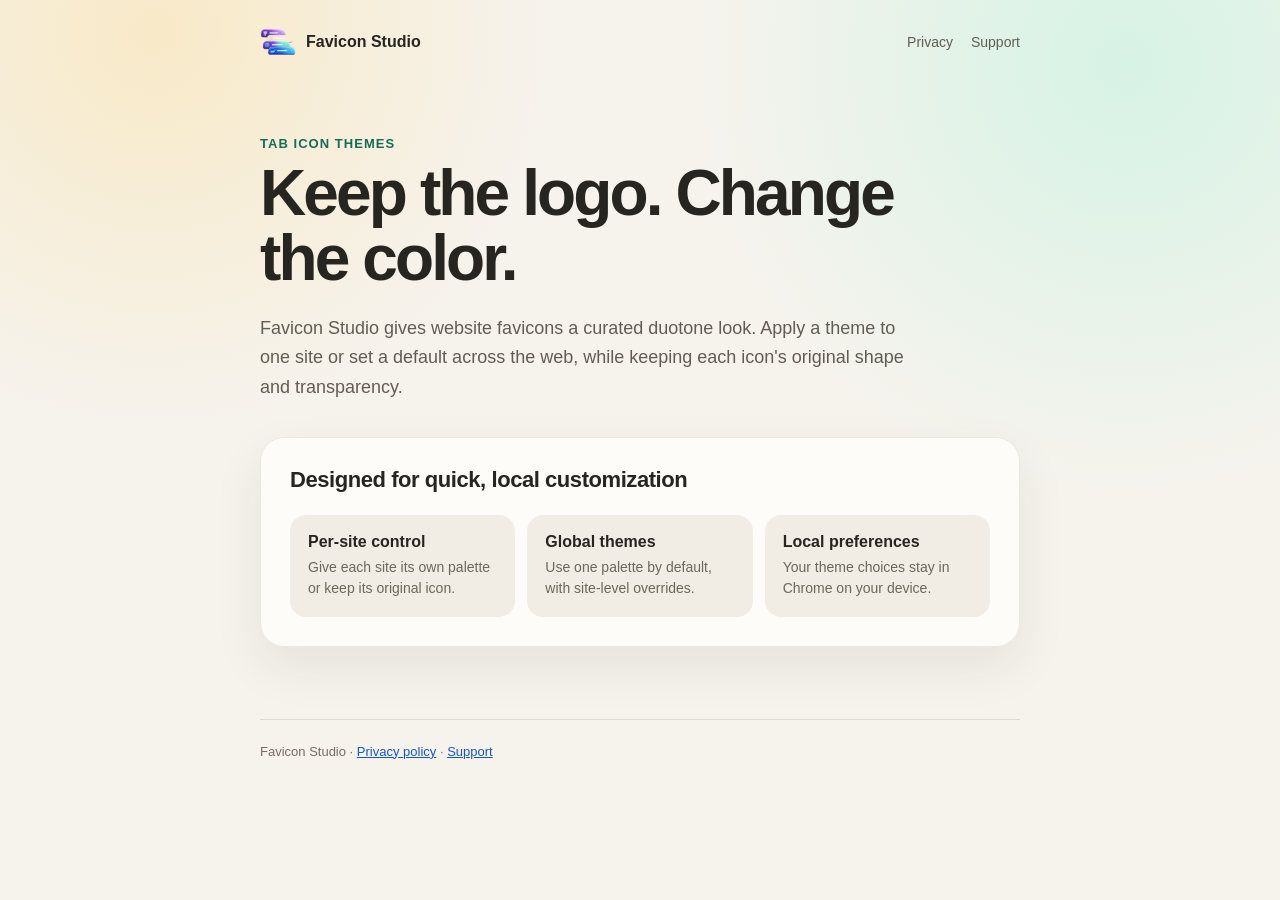
<file: index.html>
<!doctype html>
<html lang="en">
<head>
  <meta charset="utf-8">
  <meta name="viewport" content="width=device-width, initial-scale=1">
  <meta name="description" content="Favicon Studio applies curated duotone color themes to website tab icons.">
  <title>Favicon Studio — Tab Icon Themes</title>
  <link rel="icon" href="assets/icon-48.png" type="image/png">
  <link rel="stylesheet" href="site.css">
</head>
<body>
  <div class="shell">
    <nav aria-label="Primary navigation">
      <a class="brand" href="index.html"><img src="assets/icon-48.png" alt="">Favicon Studio</a>
      <div class="nav-links"><a href="privacy.html">Privacy</a><a href="support.html">Support</a></div>
    </nav>
    <main>
      <p class="eyebrow">Tab icon themes</p>
      <h1>Keep the logo. Change the color.</h1>
      <p class="lede">Favicon Studio gives website favicons a curated duotone look. Apply a theme to one site or set a default across the web, while keeping each icon's original shape and transparency.</p>
      <section class="card" aria-labelledby="features-title">
        <h2 id="features-title">Designed for quick, local customization</h2>
        <div class="card-grid">
          <div class="feature"><strong>Per-site control</strong><span>Give each site its own palette or keep its original icon.</span></div>
          <div class="feature"><strong>Global themes</strong><span>Use one palette by default, with site-level overrides.</span></div>
          <div class="feature"><strong>Local preferences</strong><span>Your theme choices stay in Chrome on your device.</span></div>
        </div>
      </section>
    </main>
    <footer>Favicon Studio · <a href="privacy.html">Privacy policy</a> · <a href="support.html">Support</a></footer>
  </div>
</body>
</html>
</file>
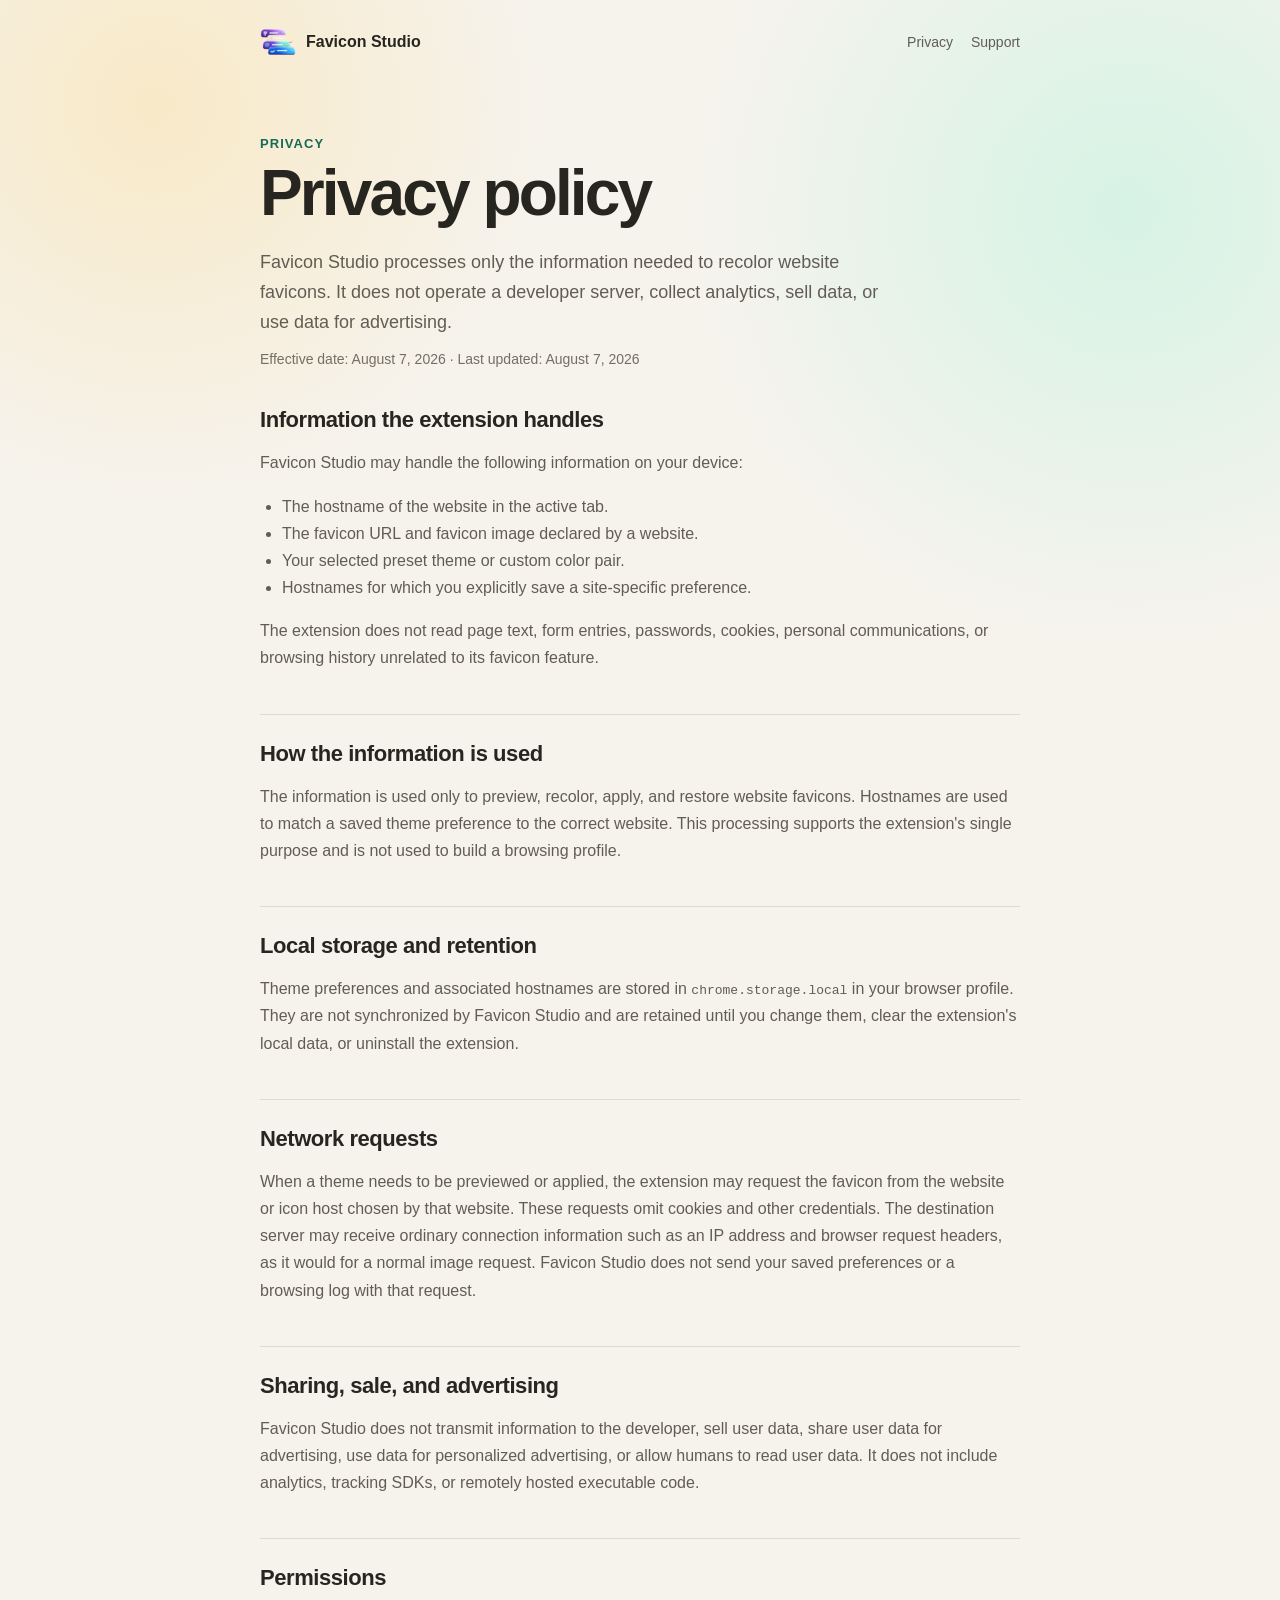
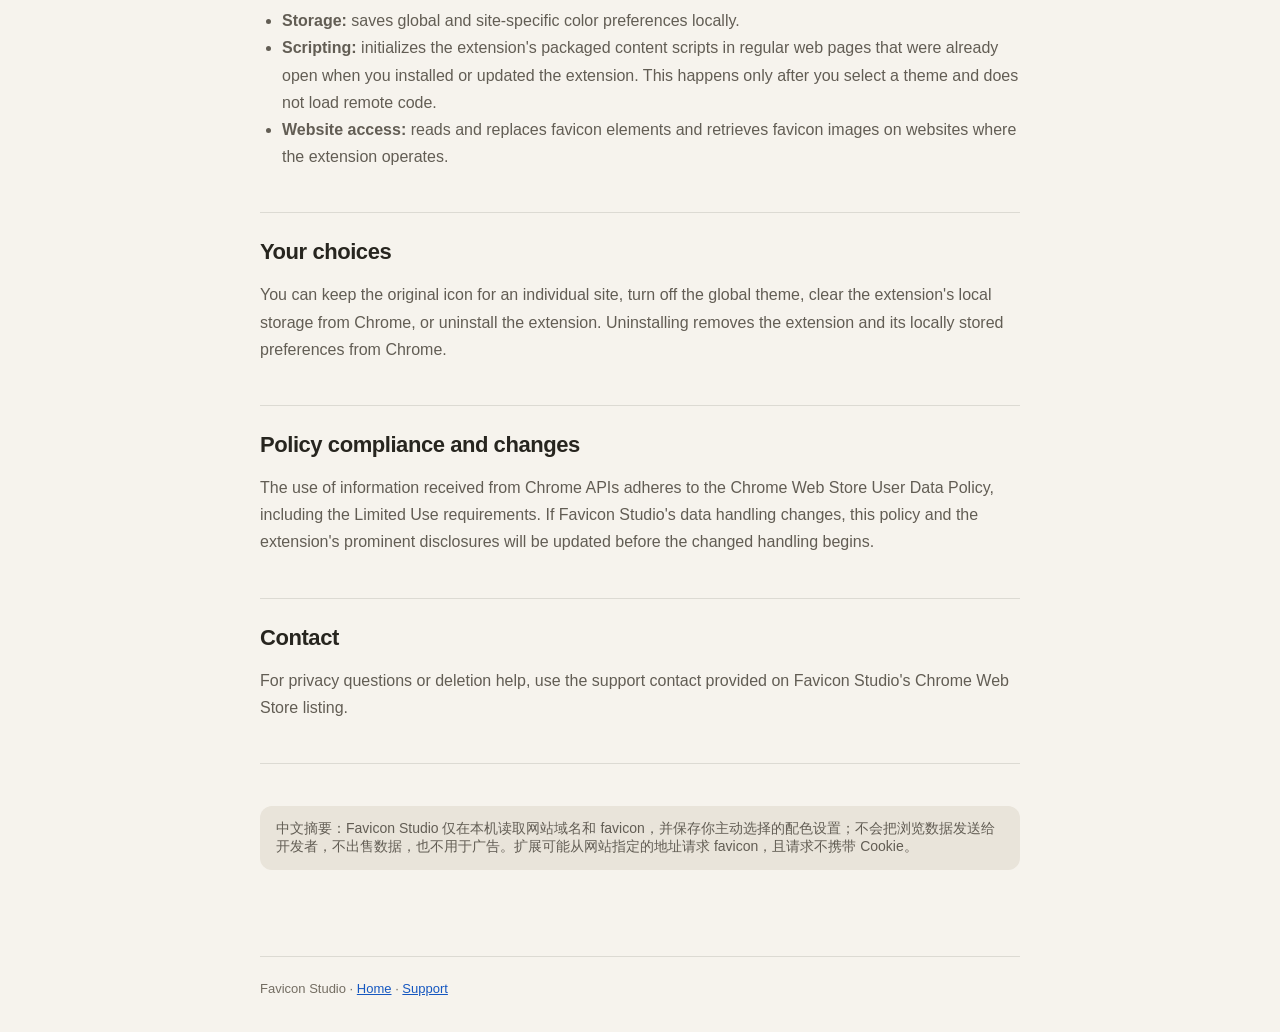
<file: privacy.html>
<!doctype html>
<html lang="en">
<head>
  <meta charset="utf-8">
  <meta name="viewport" content="width=device-width, initial-scale=1">
  <meta name="description" content="Privacy policy for the Favicon Studio Chrome extension.">
  <title>Privacy policy — Favicon Studio</title>
  <link rel="icon" href="assets/icon-48.png" type="image/png">
  <link rel="stylesheet" href="site.css">
</head>
<body>
  <div class="shell">
    <nav aria-label="Primary navigation">
      <a class="brand" href="index.html"><img src="assets/icon-48.png" alt="">Favicon Studio</a>
      <div class="nav-links"><a aria-current="page" href="privacy.html">Privacy</a><a href="support.html">Support</a></div>
    </nav>
    <main>
      <p class="eyebrow">Privacy</p>
      <h1>Privacy policy</h1>
      <p class="lede">Favicon Studio processes only the information needed to recolor website favicons. It does not operate a developer server, collect analytics, sell data, or use data for advertising.</p>
      <p class="meta">Effective date: August 7, 2026 · Last updated: August 7, 2026</p>

      <section class="policy">
        <h2>Information the extension handles</h2>
        <p>Favicon Studio may handle the following information on your device:</p>
        <ul>
          <li>The hostname of the website in the active tab.</li>
          <li>The favicon URL and favicon image declared by a website.</li>
          <li>Your selected preset theme or custom color pair.</li>
          <li>Hostnames for which you explicitly save a site-specific preference.</li>
        </ul>
        <p>The extension does not read page text, form entries, passwords, cookies, personal communications, or browsing history unrelated to its favicon feature.</p>
      </section>

      <section class="policy">
        <h2>How the information is used</h2>
        <p>The information is used only to preview, recolor, apply, and restore website favicons. Hostnames are used to match a saved theme preference to the correct website. This processing supports the extension's single purpose and is not used to build a browsing profile.</p>
      </section>

      <section class="policy">
        <h2>Local storage and retention</h2>
        <p>Theme preferences and associated hostnames are stored in <code>chrome.storage.local</code> in your browser profile. They are not synchronized by Favicon Studio and are retained until you change them, clear the extension's local data, or uninstall the extension.</p>
      </section>

      <section class="policy">
        <h2>Network requests</h2>
        <p>When a theme needs to be previewed or applied, the extension may request the favicon from the website or icon host chosen by that website. These requests omit cookies and other credentials. The destination server may receive ordinary connection information such as an IP address and browser request headers, as it would for a normal image request. Favicon Studio does not send your saved preferences or a browsing log with that request.</p>
      </section>

      <section class="policy">
        <h2>Sharing, sale, and advertising</h2>
        <p>Favicon Studio does not transmit information to the developer, sell user data, share user data for advertising, use data for personalized advertising, or allow humans to read user data. It does not include analytics, tracking SDKs, or remotely hosted executable code.</p>
      </section>

      <section class="policy">
        <h2>Permissions</h2>
        <ul>
          <li><strong>Storage:</strong> saves global and site-specific color preferences locally.</li>
          <li><strong>Scripting:</strong> initializes the extension's packaged content scripts in regular web pages that were already open when you installed or updated the extension. This happens only after you select a theme and does not load remote code.</li>
          <li><strong>Website access:</strong> reads and replaces favicon elements and retrieves favicon images on websites where the extension operates.</li>
        </ul>
      </section>

      <section class="policy">
        <h2>Your choices</h2>
        <p>You can keep the original icon for an individual site, turn off the global theme, clear the extension's local storage from Chrome, or uninstall the extension. Uninstalling removes the extension and its locally stored preferences from Chrome.</p>
      </section>

      <section class="policy">
        <h2>Policy compliance and changes</h2>
        <p>The use of information received from Chrome APIs adheres to the Chrome Web Store User Data Policy, including the Limited Use requirements. If Favicon Studio's data handling changes, this policy and the extension's prominent disclosures will be updated before the changed handling begins.</p>
      </section>

      <section class="policy">
        <h2>Contact</h2>
        <p>For privacy questions or deletion help, use the support contact provided on Favicon Studio's Chrome Web Store listing.</p>
      </section>

      <p class="language-note" lang="zh-CN">中文摘要：Favicon Studio 仅在本机读取网站域名和 favicon，并保存你主动选择的配色设置；不会把浏览数据发送给开发者，不出售数据，也不用于广告。扩展可能从网站指定的地址请求 favicon，且请求不携带 Cookie。</p>
    </main>
    <footer>Favicon Studio · <a href="index.html">Home</a> · <a href="support.html">Support</a></footer>
  </div>
</body>
</html>
</file>
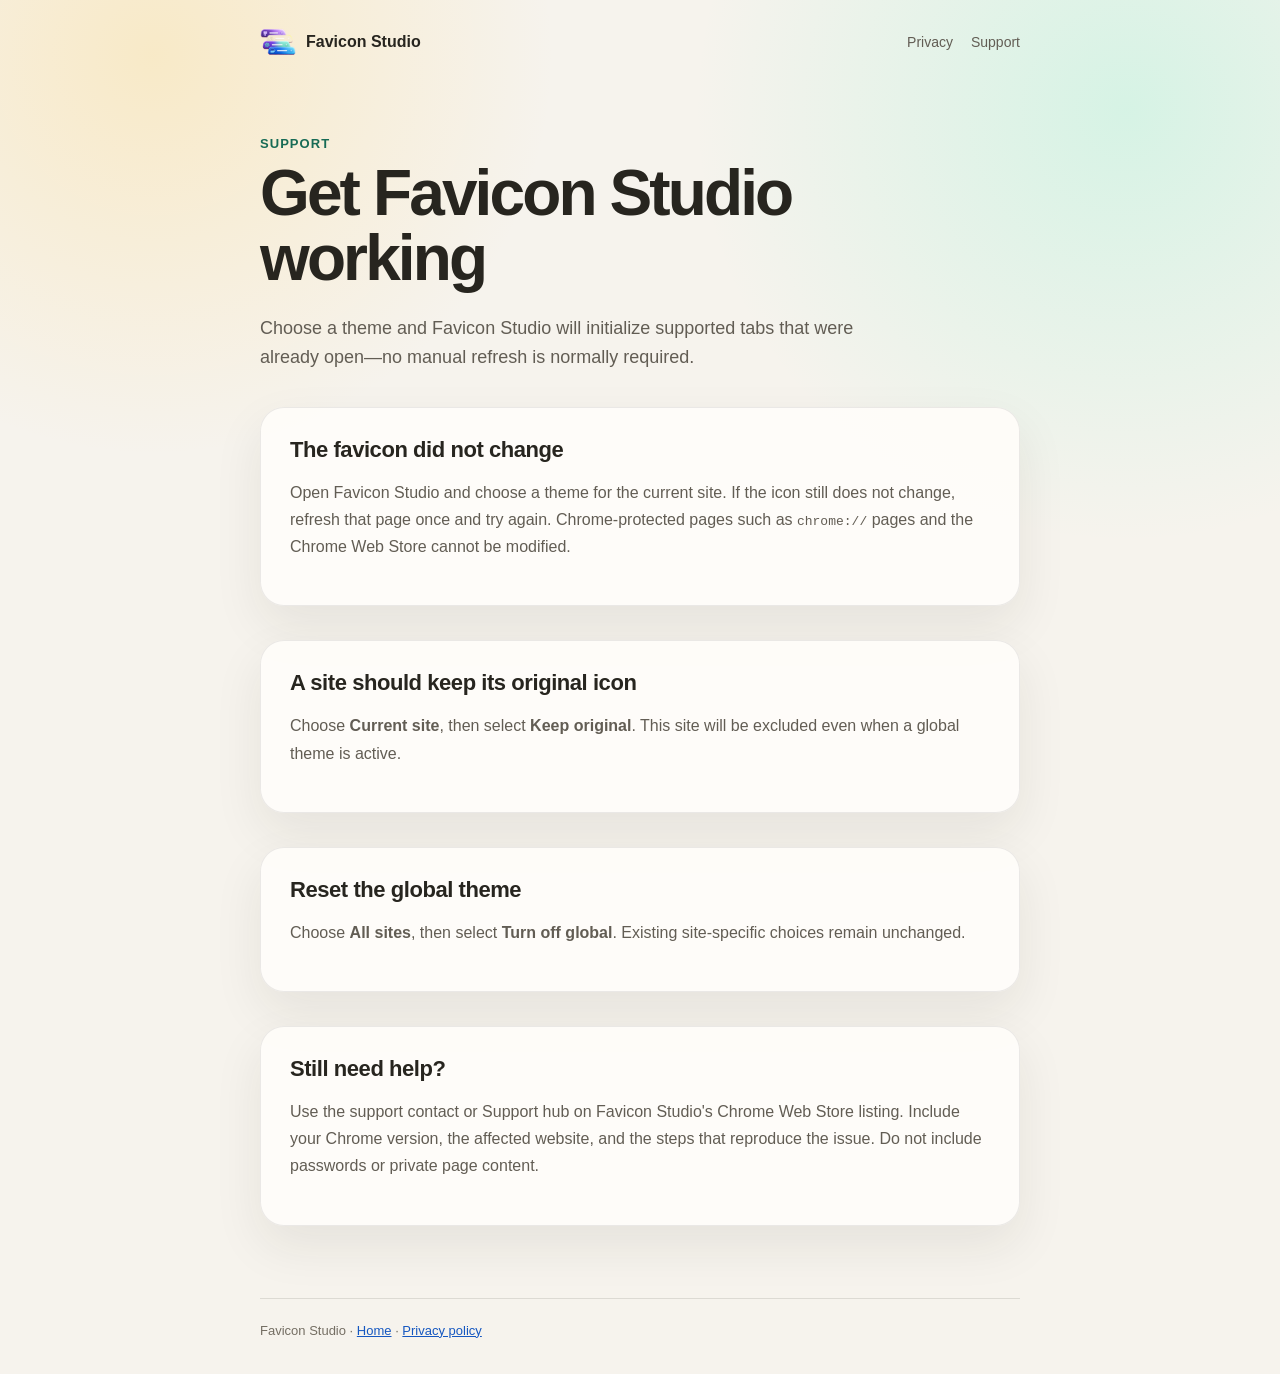
<file: support.html>
<!doctype html>
<html lang="en">
<head>
  <meta charset="utf-8">
  <meta name="viewport" content="width=device-width, initial-scale=1">
  <meta name="description" content="Support information for the Favicon Studio Chrome extension.">
  <title>Support — Favicon Studio</title>
  <link rel="icon" href="assets/icon-48.png" type="image/png">
  <link rel="stylesheet" href="site.css">
</head>
<body>
  <div class="shell">
    <nav aria-label="Primary navigation">
      <a class="brand" href="index.html"><img src="assets/icon-48.png" alt="">Favicon Studio</a>
      <div class="nav-links"><a href="privacy.html">Privacy</a><a aria-current="page" href="support.html">Support</a></div>
    </nav>
    <main>
      <p class="eyebrow">Support</p>
      <h1>Get Favicon Studio working</h1>
      <p class="lede">Choose a theme and Favicon Studio will initialize supported tabs that were already open—no manual refresh is normally required.</p>

      <section class="card">
        <h2>The favicon did not change</h2>
        <p>Open Favicon Studio and choose a theme for the current site. If the icon still does not change, refresh that page once and try again. Chrome-protected pages such as <code>chrome://</code> pages and the Chrome Web Store cannot be modified.</p>
      </section>

      <section class="card">
        <h2>A site should keep its original icon</h2>
        <p>Choose <strong>Current site</strong>, then select <strong>Keep original</strong>. This site will be excluded even when a global theme is active.</p>
      </section>

      <section class="card">
        <h2>Reset the global theme</h2>
        <p>Choose <strong>All sites</strong>, then select <strong>Turn off global</strong>. Existing site-specific choices remain unchanged.</p>
      </section>

      <section class="card">
        <h2>Still need help?</h2>
        <p>Use the support contact or Support hub on Favicon Studio's Chrome Web Store listing. Include your Chrome version, the affected website, and the steps that reproduce the issue. Do not include passwords or private page content.</p>
      </section>
    </main>
    <footer>Favicon Studio · <a href="index.html">Home</a> · <a href="privacy.html">Privacy policy</a></footer>
  </div>
</body>
</html>
</file>
<file: site.css>
:root {
  color-scheme: light;
  font-family: -apple-system, BlinkMacSystemFont, "Segoe UI", sans-serif;
  background: #f6f3ed;
  color: #27251f;
}

* { box-sizing: border-box; }

body {
  margin: 0;
  background:
    radial-gradient(circle at 12% 4%, rgb(255 209 102 / 28%), transparent 25rem),
    radial-gradient(circle at 88% 8%, rgb(101 242 200 / 22%), transparent 27rem),
    #f6f3ed;
}

a { color: #1557c0; }

.shell {
  width: min(760px, calc(100% - 40px));
  margin: 0 auto;
}

nav {
  display: flex;
  align-items: center;
  justify-content: space-between;
  padding: 24px 0;
}

.brand {
  display: inline-flex;
  align-items: center;
  gap: 10px;
  color: inherit;
  font-weight: 750;
  text-decoration: none;
}

.brand img {
  width: 36px;
  height: 36px;
}

.nav-links {
  display: flex;
  gap: 18px;
  font-size: 14px;
}

.nav-links a {
  color: #625d54;
  text-decoration: none;
}

main { padding: 52px 0 72px; }

.eyebrow {
  margin: 0 0 10px;
  color: #176b55;
  font-size: 13px;
  font-weight: 750;
  letter-spacing: .08em;
  text-transform: uppercase;
}

h1 {
  max-width: 680px;
  margin: 0;
  font-size: clamp(38px, 7vw, 64px);
  line-height: 1.02;
  letter-spacing: -.045em;
}

.lede {
  max-width: 650px;
  margin: 22px 0 0;
  color: #625d54;
  font-size: 18px;
  line-height: 1.65;
}

.card {
  margin-top: 34px;
  padding: 30px;
  border-radius: 24px;
  background: rgb(255 253 250 / 92%);
  box-shadow: 0 20px 50px rgb(39 37 31 / 8%), inset 0 0 0 1px rgb(0 0 0 / 8%);
}

.card h2,
.policy h2 {
  margin: 0 0 10px;
  font-size: 22px;
  letter-spacing: -.02em;
}

.card p,
.policy p,
.policy li {
  color: #625d54;
  line-height: 1.7;
}

.card-grid {
  display: grid;
  grid-template-columns: repeat(3, minmax(0, 1fr));
  gap: 12px;
  margin-top: 22px;
}

.feature {
  padding: 18px;
  border-radius: 16px;
  background: #f2ede4;
}

.feature strong { display: block; margin-bottom: 6px; }
.feature span { color: #6c675d; font-size: 14px; line-height: 1.5; }

.policy {
  padding: 26px 0;
  border-bottom: 1px solid rgb(39 37 31 / 12%);
}

.policy:last-child { border-bottom: 0; }
.policy ul { padding-left: 22px; }
.meta { color: #746e63; font-size: 14px; }

.language-note {
  margin-top: 42px;
  padding: 14px 16px;
  border-radius: 12px;
  background: #e9e4da;
  color: #625d54;
  font-size: 14px;
}

footer {
  padding: 24px 0 36px;
  border-top: 1px solid rgb(39 37 31 / 12%);
  color: #746e63;
  font-size: 13px;
}

@media (max-width: 640px) {
  .shell { width: min(100% - 28px, 760px); }
  nav { align-items: flex-start; }
  .nav-links { gap: 10px; font-size: 12px; }
  main { padding-top: 32px; }
  .card { padding: 22px; }
  .card-grid { grid-template-columns: 1fr; }
}
</file>
